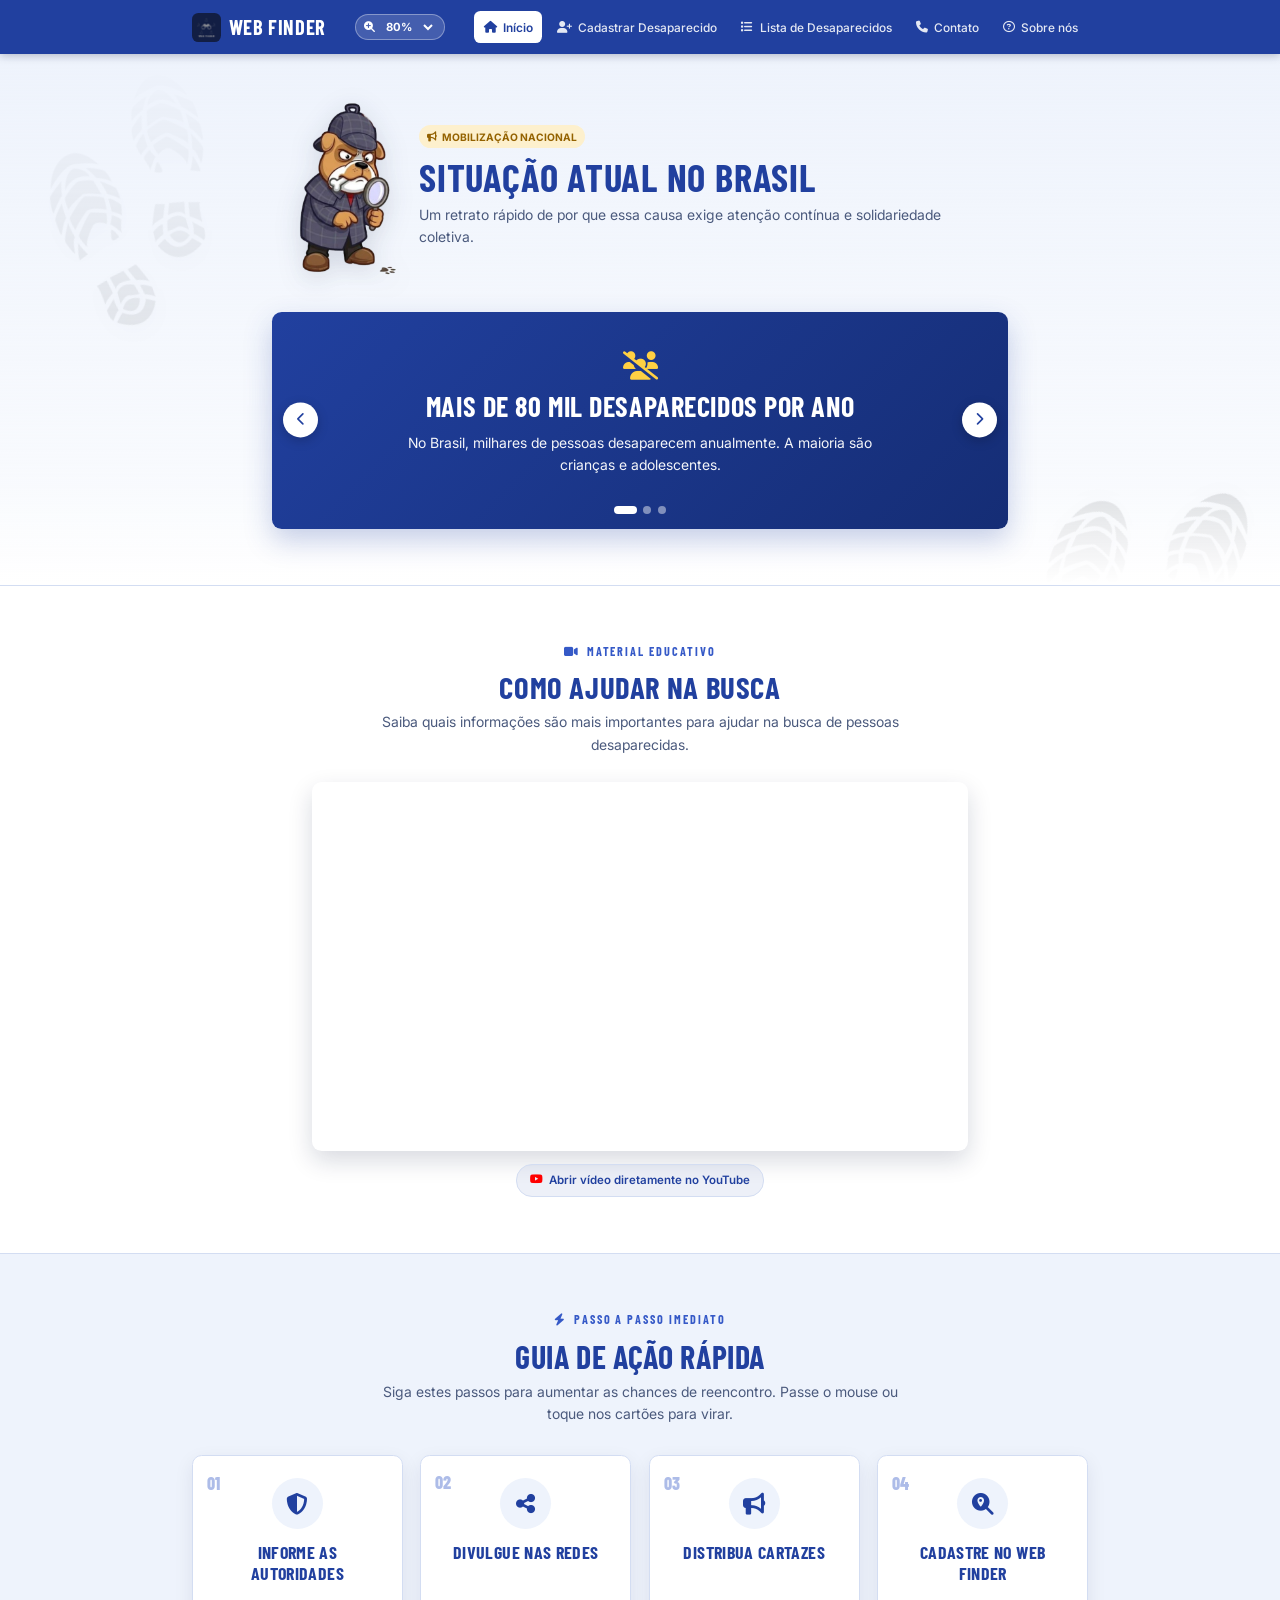
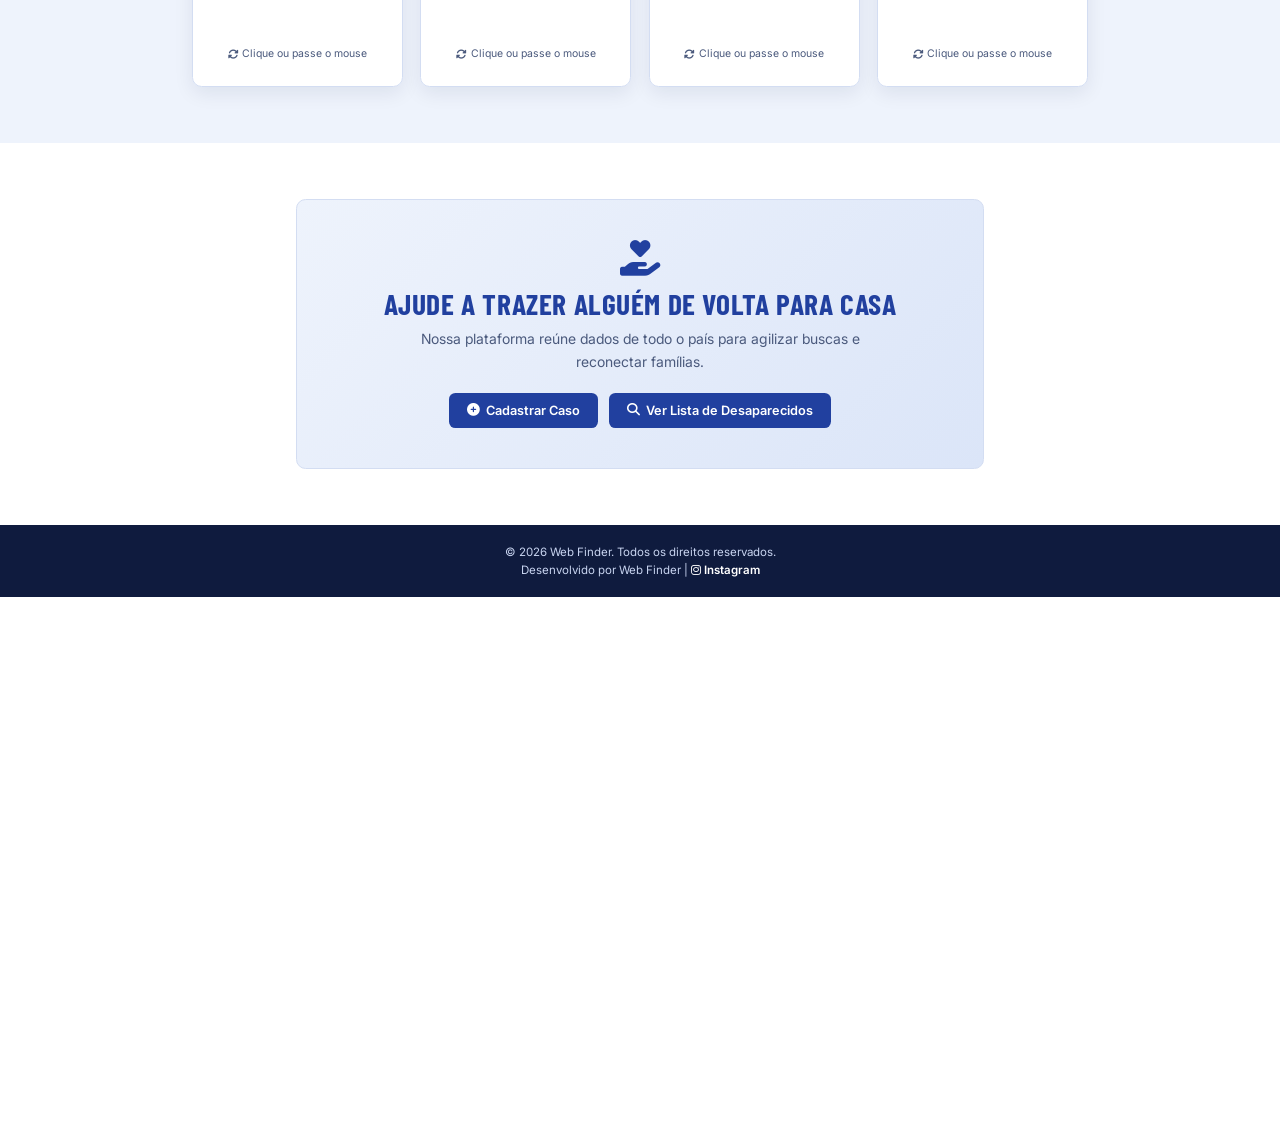
<file: index.html>
<!DOCTYPE html>
<html lang="pt-BR">
<head>
    <meta charset="UTF-8">
    <meta name="viewport" content="width=device-width, initial-scale=1.0">
    <title>Web Finder — Ajude a Encontrar Pessoas Desaparecidas</title>
    <meta name="description" content="Web Finder é uma plataforma para cadastrar e divulgar casos de pessoas desaparecidas no Brasil.">
    <link rel="stylesheet" href="style.css">
    <link rel="preconnect" href="https://fonts.googleapis.com">
    <link rel="preconnect" href="https://fonts.gstatic.com" crossorigin>
    <link href="https://fonts.googleapis.com/css2?family=Barlow+Condensed:wght@600;700;800&family=Inter:wght@400;500;600;700&display=swap" rel="stylesheet">
    <link rel="stylesheet" href="https://cdnjs.cloudflare.com/ajax/libs/font-awesome/6.4.0/css/all.min.css">
    <link rel="icon" href="WEBFINDER.jpg">
</head>
<body>

<!-- Duas pisadas humanas grandes definitivas carimbadas no site -->
<div class="marcas-pisadas-humanas" aria-hidden="true">
    <div class="pisada-humana pisada-1"></div>
    <div class="pisada-humana pisada-2"></div>
</div>

<header>
    <div class="container">
        <a href="index.html" class="brand">
            <img src="WEBFINDER.jpg" alt="Logo Web Finder">Web Finder
        </a>
        
        <div class="header-right">
            <!-- Controle de Zoom do Site -->
            <div class="zoom-box" title="Ajustar tamanho do site">
                <i class="fas fa-search-plus" aria-hidden="true"></i>
                <label for="zoom-select" class="sr-only">Zoom:</label>
                <select id="zoom-select" aria-label="Ajustar escala da tela">
                    <option value="70%">70%</option>
                    <option value="80%" selected>80%</option>
                    <option value="90%">90%</option>
                    <option value="100%">100%</option>
                    <option value="110%">110%</option>
                    <option value="120%">120%</option>
                </select>
            </div>

            <button class="menu-toggle" id="menu-toggle" aria-label="Abrir menu" aria-expanded="false" aria-controls="nav-menu">
                <i class="fas fa-bars"></i>
            </button>
        </div>

        <nav id="nav-menu">
            <ul>
                <li><a href="index.html" class="active" aria-current="page"><i class="fas fa-home"></i> Início</a></li>
                <li><a href="cadastro.html"><i class="fas fa-user-plus"></i> Cadastrar Desaparecido</a></li>
                <li><a href="lista.html"><i class="fas fa-list"></i> Lista de Desaparecidos</a></li>
                <li><a href="contato.html"><i class="fas fa-phone"></i> Contato</a></li>
                <li><a href="sobre.html"><i class="fa-regular fa-circle-question"></i> Sobre nós</a></li>
            </ul>
        </nav>
    </div>
</header>

<main class="main-vertical">
    <!-- Seção 1: Hero Vertical Alongado -->
    <section class="hero hero-vertical">
        <div class="container">
            <div class="hero-intro-box">
                <img src="aufinder1.png" alt="Mascote detetive com lupa" class="mascote-destaque">
                <div class="hero-text">
                    <span class="badge-alerta"><i class="fas fa-bullhorn"></i> Mobilização Nacional</span>
                    <h1>Situação Atual no Brasil</h1>
                    <p>Um retrato rápido de por que essa causa exige atenção contínua e solidariedade coletiva.</p>
                </div>
            </div>

            <!-- Carrossel -->
            <div class="carousel" id="carousel" role="region" aria-roledescription="carrossel" aria-label="Situação atual no Brasil" tabindex="0">
                <div class="carousel-track">
                    <div class="carousel-slide">
                        <i class="fas fa-users-slash icone-slide"></i>
                        <h3>Mais de 80 mil desaparecidos por ano</h3>
                        <p>No Brasil, milhares de pessoas desaparecem anualmente. A maioria são crianças e adolescentes.</p>
                    </div>
                    <div class="carousel-slide">
                        <i class="fas fa-magnifying-glass-location icone-slide"></i>
                        <h3>Ajude na busca</h3>
                        <p>Informações detalhadas aumentam as chances de reencontro. Cadastre fotos e dados importantes.</p>
                    </div>
                    <div class="carousel-slide">
                        <i class="fas fa-stopwatch icone-slide"></i>
                        <h3>Tempo é essencial</h3>
                        <p>Agir rapidamente é crucial. Utilize nossa plataforma para divulgar casos e alcançar mais pessoas.</p>
                    </div>
                </div>
                <button class="carousel-btn prev" type="button" aria-label="Slide anterior"><i class="fas fa-chevron-left"></i></button>
                <button class="carousel-btn next" type="button" aria-label="Próximo slide"><i class="fas fa-chevron-right"></i></button>
                <div class="carousel-dots"></div>
            </div>
        </div>
    </section>

    <!-- Seção 2: Como Ajudar na Busca (Player sem Erro 153) -->
    <section class="secao-vertical secao-video">
        <div class="container text-center">
            <span class="subtitulo-secao"><i class="fas fa-video"></i> Material Educativo</span>
            <h2>Como Ajudar na Busca</h2>
            <p class="lead-vertical">Saiba quais informações são mais importantes para ajudar na busca de pessoas desaparecidas.</p>
            
            <div class="video-wrapper">
                <iframe class="video"
                    src="https://www.youtube.com/embed/4q6k_8BEk0E"
                    title="Guia: como ajudar na busca de pessoas desaparecidas"
                    allow="accelerometer; autoplay; clipboard-write; encrypted-media; gyroscope; picture-in-picture; web-share"
                    allowfullscreen
                    loading="lazy"></iframe>
            </div>

            <div class="video-fallback">
                <a href="https://www.youtube.com/watch?v=4q6k_8BEk0E" target="_blank" rel="noopener noreferrer" class="btn-video-link">
                    <i class="fa-brands fa-youtube"></i> Abrir vídeo diretamente no YouTube
                </a>
            </div>
        </div>
    </section>

    <!-- Seção 3: Guia de Ação Rápida em Flashcards Interativos 3D -->
    <section class="secao-vertical secao-flashcards">
        <div class="container">
            <div class="text-center cabecalho-cards">
                <span class="subtitulo-secao"><i class="fas fa-bolt"></i> Passo a Passo Imediato</span>
                <h2>Guia de Ação Rápida</h2>
                <p class="lead-vertical">Siga estes passos para aumentar as chances de reencontro. Passe o mouse ou toque nos cartões para virar.</p>
            </div>

            <div class="flashcards-grid">
                <!-- Flashcard 1 -->
                <div class="flashcard" tabindex="0" role="button" aria-label="Passo 1: Informe as autoridades. Clique para virar">
                    <div class="flashcard-inner">
                        <div class="flashcard-front">
                            <span class="card-numero">01</span>
                            <div class="card-icon"><i class="fas fa-shield-halved"></i></div>
                            <h3>Informe as Autoridades</h3>
                            <p class="card-hint"><i class="fas fa-rotate"></i> Clique ou passe o mouse</p>
                        </div>
                        <div class="flashcard-back">
                            <span class="card-numero-back">01</span>
                            <h4>Ligue para o 190</h4>
                            <p>Contate a polícia o mais rápido possível e registre o Boletim de Ocorrência.</p>
                            <div class="card-destaque">
                                <i class="fas fa-triangle-exclamation"></i>
                                <span>Não espere 24h! O início das buscas deve ser imediato por lei.</span>
                            </div>
                        </div>
                    </div>
                </div>

                <!-- Flashcard 2 -->
                <div class="flashcard" tabindex="0" role="button" aria-label="Passo 2: Divulgue nas redes sociais. Clique para virar">
                    <div class="flashcard-inner">
                        <div class="flashcard-front">
                            <span class="card-numero">02</span>
                            <div class="card-icon"><i class="fas fa-share-nodes"></i></div>
                            <h3>Divulgue nas Redes</h3>
                            <p class="card-hint"><i class="fas fa-rotate"></i> Clique ou passe o mouse</p>
                        </div>
                        <div class="flashcard-back">
                            <span class="card-numero-back">02</span>
                            <h4>Mobilização Online</h4>
                            <p>Compartilhe fotos recentes, traços físicos marcantes e vestimentas que a pessoa usava.</p>
                            <div class="card-destaque">
                                <i class="fas fa-hashtag"></i>
                                <span>Compartilhe em grupos locais e marque páginas de apoio.</span>
                            </div>
                        </div>
                    </div>
                </div>

                <!-- Flashcard 3 -->
                <div class="flashcard" tabindex="0" role="button" aria-label="Passo 3: Distribua cartazes. Clique para virar">
                    <div class="flashcard-inner">
                        <div class="flashcard-front">
                            <span class="card-numero">03</span>
                            <div class="card-icon"><i class="fas fa-bullhorn"></i></div>
                            <h3>Distribua Cartazes</h3>
                            <p class="card-hint"><i class="fas fa-rotate"></i> Clique ou passe o mouse</p>
                        </div>
                        <div class="flashcard-back">
                            <span class="card-numero-back">03</span>
                            <h4>Pontos Estratégicos</h4>
                            <p>Espalhe cartazes em terminais de ônibus, estações, hospitais, praças e comércios.</p>
                            <div class="card-destaque">
                                <i class="fas fa-map-pin"></i>
                                <span>Concentre-se nos locais próximos de onde a pessoa foi vista por último.</span>
                            </div>
                        </div>
                    </div>
                </div>

                <!-- Flashcard 4 -->
                <div class="flashcard" tabindex="0" role="button" aria-label="Passo 4: Cadastre no Web Finder. Clique para virar">
                    <div class="flashcard-inner">
                        <div class="flashcard-front">
                            <span class="card-numero">04</span>
                            <div class="card-icon"><i class="fas fa-magnifying-glass-location"></i></div>
                            <h3>Cadastre no Web Finder</h3>
                            <p class="card-hint"><i class="fas fa-rotate"></i> Clique ou passe o mouse</p>
                        </div>
                        <div class="flashcard-back">
                            <span class="card-numero-back">04</span>
                            <h4>Multiplique o Alcance</h4>
                            <p>Centralize as informações no banco público do Web Finder para ampliar a visibilidade gratuita.</p>
                            <div class="card-destaque">
                                <i class="fas fa-wand-magic-sparkles"></i>
                                <span>Gere também estimativas de envelhecimento com Inteligência Artificial.</span>
                            </div>
                        </div>
                    </div>
                </div>
            </div>
        </div>
    </section>

    <!-- Seção 4: Banner Alongado -->
    <section class="secao-vertical secao-cta">
        <div class="container text-center">
            <div class="cta-card">
                <i class="fas fa-hand-holding-heart icone-cta"></i>
                <h2>Ajude a Trazer Alguém de Volta para Casa</h2>
                <p>Nossa plataforma reúne dados de todo o país para agilizar buscas e reconectar famílias.</p>
                <div class="cta-botoes">
                    <a href="cadastro.html" class="btn btn-cta"><i class="fas fa-plus-circle"></i> Cadastrar Caso</a>
                    <a href="lista.html" class="btn btn-cta-secundario"><i class="fas fa-search"></i> Ver Lista de Desaparecidos</a>
                </div>
            </div>
        </div>
    </section>
</main>

<footer>
    <p>© 2026 Web Finder. Todos os direitos reservados.</p>
    <p>Desenvolvido por Web Finder | <a href="https://www.instagram.com/web.finder___2025?utm_source=qr&igsh=cWY5eGM1aW0zeXFv" target="_blank" rel="noopener"><i class="fa-brands fa-instagram"></i> Instagram</a></p>
</footer>

<div vw class="enabled"><div vw-access-button class="active"></div><div vw-plugin-wrapper><div class="vw-plugin-top-wrapper"></div></div></div>
<script src="https://vlibras.gov.br/app/vlibras-plugin.js"></script>
<script src="site.js"></script>
</body>
</html>
</file>
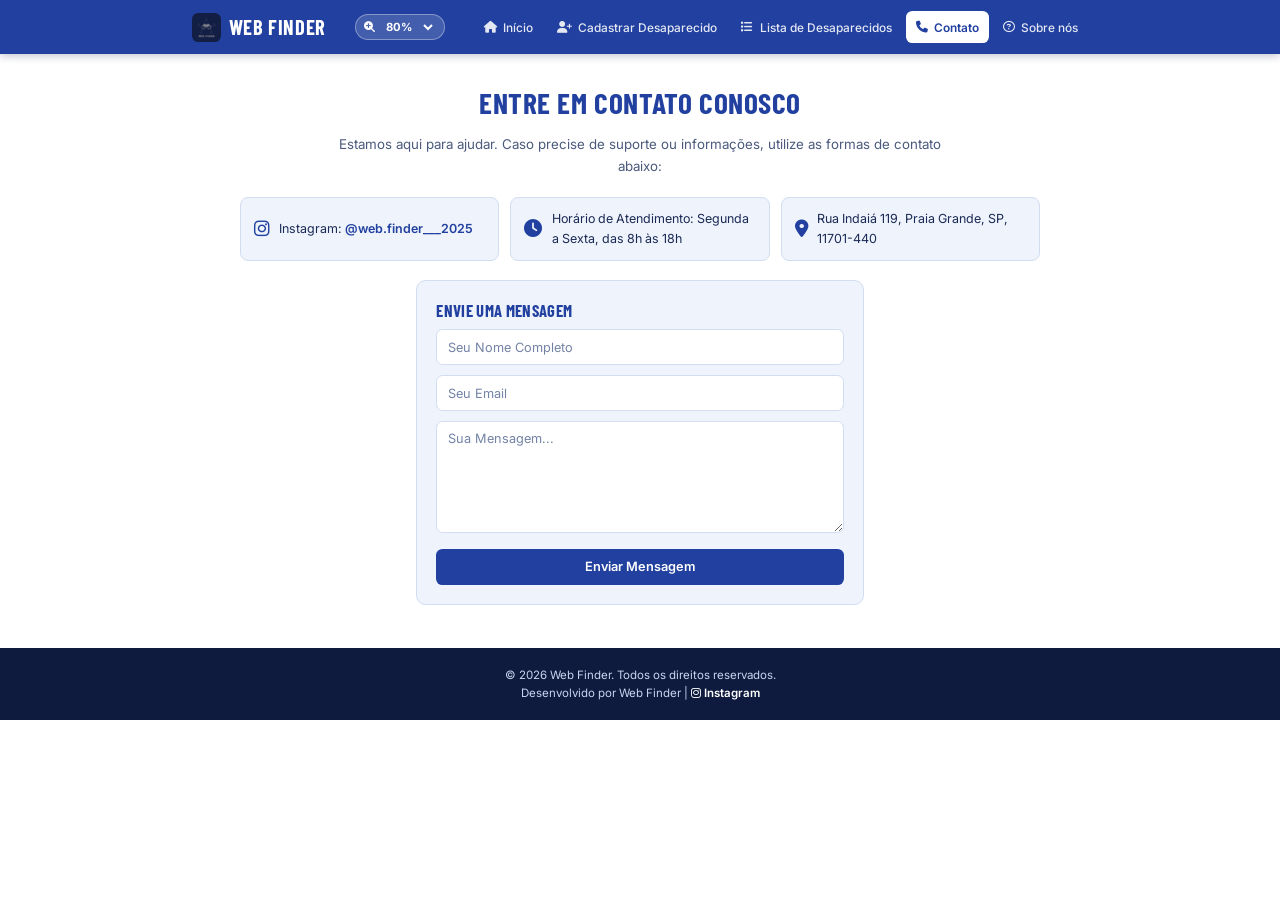
<file: contato.html>
<!DOCTYPE html>
<html lang="pt-BR">

<head>
    <meta charset="UTF-8">
    <meta name="viewport" content="width=device-width, initial-scale=1.0">
    <title>Web Finder — Contato</title>
    <link rel="stylesheet" href="style.css">
    <link rel="preconnect" href="https://fonts.googleapis.com">
    <link rel="preconnect" href="https://fonts.gstatic.com" crossorigin>
    <link href="https://fonts.googleapis.com/css2?family=Barlow+Condensed:wght@600;700;800&family=Inter:wght@400;500;600;700&display=swap" rel="stylesheet">
    <link rel="stylesheet" href="https://cdnjs.cloudflare.com/ajax/libs/font-awesome/6.4.0/css/all.min.css">
    <link rel="icon" href="WEBFINDER.jpg">
</head>

<body>
<header>
    <div class="container">
        <a href="index.html" class="brand">
            <img src="WEBFINDER.jpg" alt="Logo Web Finder">Web Finder
        </a>
        
        <div class="header-right">
            <div class="zoom-box" title="Ajustar tamanho do site">
                <i class="fas fa-search-plus" aria-hidden="true"></i>
                <label for="zoom-select" class="sr-only">Zoom:</label>
                <select id="zoom-select" aria-label="Ajustar escala da tela">
                    <option value="70%">70%</option>
                    <option value="80%" selected>80%</option>
                    <option value="90%">90%</option>
                    <option value="100%">100%</option>
                    <option value="110%">110%</option>
                    <option value="120%">120%</option>
                </select>
            </div>

            <button class="menu-toggle" id="menu-toggle" aria-label="Abrir menu" aria-expanded="false" aria-controls="nav-menu">
                <i class="fas fa-bars"></i>
            </button>
        </div>

        <nav id="nav-menu">
            <ul>
                <li><a href="index.html"><i class="fas fa-home"></i> Início</a></li>
                <li><a href="cadastro.html"><i class="fas fa-user-plus"></i> Cadastrar Desaparecido</a></li>
                <li><a href="lista.html"><i class="fas fa-list"></i> Lista de Desaparecidos</a></li>
                <li><a href="contato.html" class="active" aria-current="page"><i class="fas fa-phone"></i> Contato</a></li>
                <li><a href="sobre.html"><i class="fa-regular fa-circle-question"></i> Sobre nós</a></li>
            </ul>
        </nav>
    </div>
</header>

<main>
    <section id="contato" class="contato">
        <div class="container">
            <h2>Entre em Contato Conosco</h2>
            <p>Estamos aqui para ajudar. Caso precise de suporte ou informações, utilize as formas de contato abaixo:</p>

            <div class="informacoes-contato">
                <div class="info-item">
                    <i class="fa-brands fa-instagram"></i>
                    <p>Instagram: <a href="https://www.instagram.com/web.finder___2025?utm_source=qr&igsh=cWY5eGM1aW0zeXFv" target="_blank" rel="noopener">@web.finder___2025</a></p>
                </div>
                <div class="info-item">
                    <i class="fas fa-clock"></i>
                    <p>Horário de Atendimento: Segunda a Sexta, das 8h às 18h</p>
                </div>
                <div class="info-item">
                    <i class="fas fa-map-marker-alt"></i>
                    <p>Rua Indaiá 119, Praia Grande, SP, 11701-440</p>
                </div>
            </div>

            <form>
                <h3>Envie uma Mensagem</h3>
                <div class="form-group">
                    <input type="text" name="nome" placeholder="Seu Nome Completo" required>
                </div>
                <div class="form-group">
                    <input type="email" name="email" placeholder="Seu Email" required>
                </div>
                <div class="form-group">
                    <textarea name="mensagem" placeholder="Sua Mensagem..." required></textarea>
                </div>
                <button type="submit" class="btn-enviar">Enviar Mensagem</button>
            </form>
        </div>
    </section>
</main>

<footer>
    <p>© 2026 Web Finder. Todos os direitos reservados.</p>
    <p>Desenvolvido por Web Finder | <a href="https://www.instagram.com/web.finder___2025?utm_source=qr&igsh=cWY5eGM1aW0zeXFv" target="_blank" rel="noopener"><i class="fa-brands fa-instagram"></i> Instagram</a></p>
</footer>

<div vw class="enabled"><div vw-access-button class="active"></div><div vw-plugin-wrapper><div class="vw-plugin-top-wrapper"></div></div></div>
<script src="https://vlibras.gov.br/app/vlibras-plugin.js"></script>
<script src="site.js"></script>
</body>
</html>
</file>
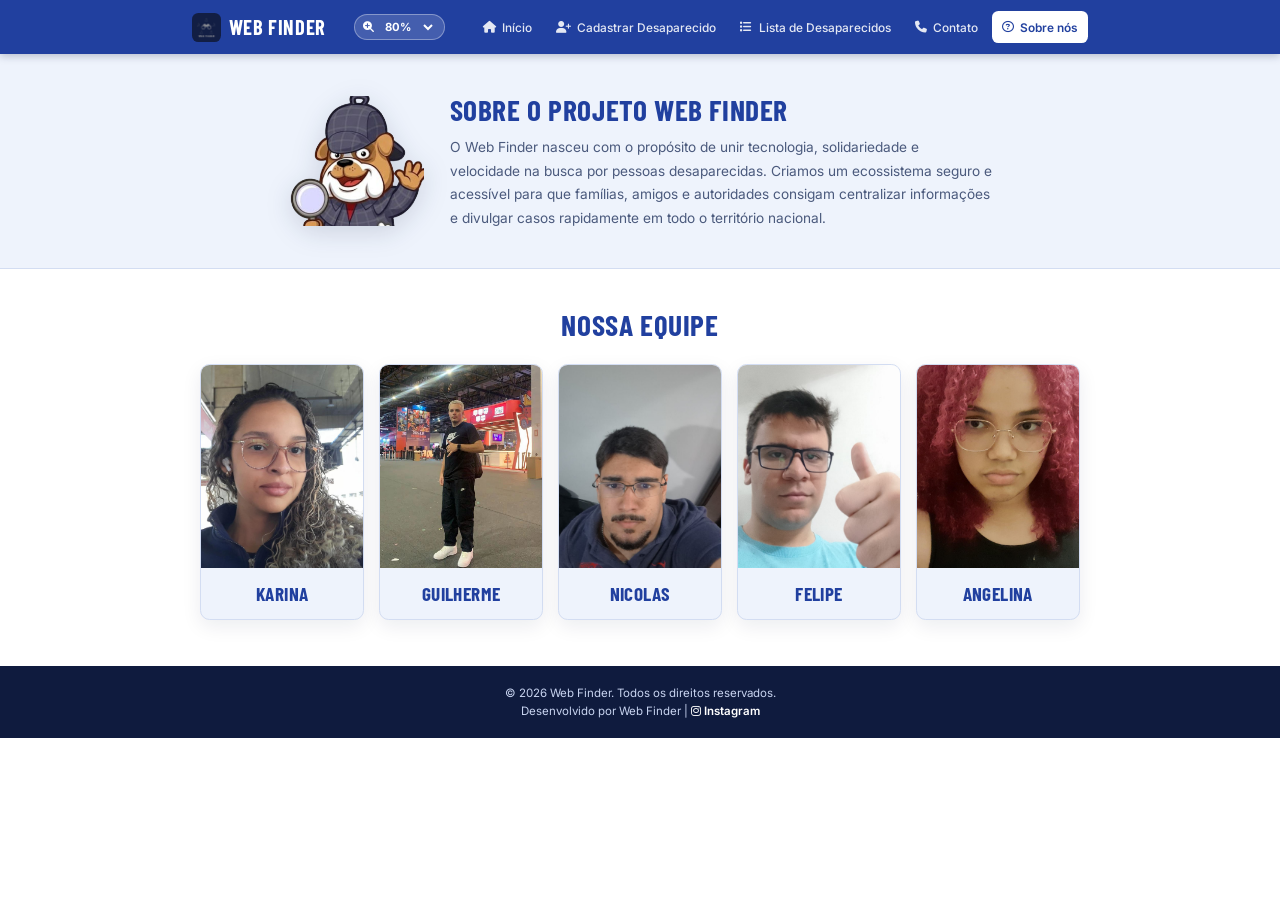
<file: sobre.html>
<!DOCTYPE html>
<html lang="pt-BR">

<head>
    <meta charset="UTF-8">
    <meta name="viewport" content="width=device-width, initial-scale=1.0">
    <title>Web Finder — Sobre Nós</title>
    <link rel="stylesheet" href="style.css">
    <link rel="preconnect" href="https://fonts.googleapis.com">
    <link rel="preconnect" href="https://fonts.gstatic.com" crossorigin>
    <link href="https://fonts.googleapis.com/css2?family=Barlow+Condensed:wght@600;700;800&family=Inter:wght@400;500;600;700&display=swap" rel="stylesheet">
    <link rel="stylesheet" href="https://cdnjs.cloudflare.com/ajax/libs/font-awesome/6.4.0/css/all.min.css">
    <link rel="icon" href="WEBFINDER.jpg">
</head>

<body>
<header>
    <div class="container">
        <a href="index.html" class="brand">
            <img src="WEBFINDER.jpg" alt="Logo Web Finder">Web Finder
        </a>
        
        <div class="header-right">
            <div class="zoom-box" title="Ajustar tamanho do site">
                <i class="fas fa-search-plus" aria-hidden="true"></i>
                <label for="zoom-select" class="sr-only">Zoom:</label>
                <select id="zoom-select" aria-label="Ajustar escala da tela">
                    <option value="70%">70%</option>
                    <option value="80%" selected>80%</option>
                    <option value="90%">90%</option>
                    <option value="100%">100%</option>
                    <option value="110%">110%</option>
                    <option value="120%">120%</option>
                </select>
            </div>

            <button class="menu-toggle" id="menu-toggle" aria-label="Abrir menu" aria-expanded="false" aria-controls="nav-menu">
                <i class="fas fa-bars"></i>
            </button>
        </div>

        <nav id="nav-menu">
            <ul>
                <li><a href="index.html"><i class="fas fa-home"></i> Início</a></li>
                <li><a href="cadastro.html"><i class="fas fa-user-plus"></i> Cadastrar Desaparecido</a></li>
                <li><a href="lista.html"><i class="fas fa-list"></i> Lista de Desaparecidos</a></li>
                <li><a href="contato.html"><i class="fas fa-phone"></i> Contato</a></li>
                <li><a href="sobre.html" class="active" aria-current="page"><i class="fa-regular fa-circle-question"></i> Sobre nós</a></li>
            </ul>
        </nav>
    </div>
</header>

<main>
    <!-- Seção do Projeto com o Mascote AuFinder (aufinder2.png) -->
    <section class="sobre-projeto">
        <div class="container">
            <div class="mascote-sobre-box">
                <img src="aufinder2.png" alt="AuFinder detetive acenando com a lupa" class="aufinder-mascote-img">
                <div class="mascote-sobre-texto">
                    <h2>Sobre o Projeto Web Finder</h2>
                    <p>O Web Finder nasceu com o propósito de unir tecnologia, solidariedade e velocidade na busca por pessoas desaparecidas. Criamos um ecossistema seguro e acessível para que famílias, amigos e autoridades consigam centralizar informações e divulgar casos rapidamente em todo o território nacional.</p>
                </div>
            </div>
        </div>
    </section>

    <section class="equipe" aria-labelledby="equipe-titulo">
        <div class="container">
            <h2 id="equipe-titulo">Nossa Equipe</h2>
            <div class="cards-container equipe-grid">
                <article class="card equipe-card">
                    <img src="karina.jpg" alt="Foto de Karina" class="equipe-foto equipe-foto-karina" loading="lazy" decoding="async">
                    <div class="text-container">
                        <h3>Karina</h3>
                    </div>
                </article>
                <article class="card equipe-card">
                    <img src="gui.jpg" alt="Foto de Guilherme" class="equipe-foto equipe-foto-gui" loading="lazy" decoding="async">
                    <div class="text-container">
                        <h3>Guilherme</h3>
                    </div>
                </article>
                <article class="card equipe-card">
                    <img src="nicolas.jpg" alt="Foto de Nicolas" class="equipe-foto equipe-foto-nicolas" loading="lazy" decoding="async">
                    <div class="text-container">
                        <h3>Nicolas</h3>
                    </div>
                </article>
                <article class="card equipe-card">
                    <img src="felipe.jpg" alt="Foto de Felipe" class="equipe-foto equipe-foto-felipe" loading="lazy" decoding="async">
                    <div class="text-container">
                        <h3>Felipe</h3>
                    </div>
                </article>
                <article class="card equipe-card">
                    <img src="angelina.jpg" alt="Foto de Angelina" class="equipe-foto equipe-foto-angelina" loading="lazy" decoding="async">
                    <div class="text-container">
                        <h3>Angelina</h3>
                    </div>
                </article>
            </div>
        </div>
    </section>

</main>

<footer>
    <p>© 2026 Web Finder. Todos os direitos reservados.</p>
    <p>Desenvolvido por Web Finder | <a href="https://www.instagram.com/web.finder___2025?utm_source=qr&igsh=cWY5eGM1aW0zeXFv" target="_blank" rel="noopener"><i class="fa-brands fa-instagram"></i> Instagram</a></p>
</footer>

<div vw class="enabled"><div vw-access-button class="active"></div><div vw-plugin-wrapper><div class="vw-plugin-top-wrapper"></div></div></div>
<script src="https://vlibras.gov.br/app/vlibras-plugin.js"></script>
<script src="site.js"></script>
</body>
</html>
</file>
<file: style.css>
/* ==========================================================================
   Web Finder — Folha de Estilo Unificada
   ========================================================================== */
:root {
  --navy: #0f1b3e;
  --blue: #21409f;
  --blue-2: #3559c7;
  --sky: #eef3fc;
  --sky-2: #dbe5f8;
  --text: #1b2a55;
  --muted: #4b5a7d;
  --line: #d3ddf2;
  --r: 12px;
  --display: 'Barlow Condensed', 'Arial Narrow', sans-serif;
  --body: 'Inter', 'Segoe UI', Arial, sans-serif;
}

* {
  margin: 0;
  padding: 0;
  box-sizing: border-box;
}

html {
  scroll-behavior: smooth;
}

body {
  font-family: var(--body);
  background: #ffffff;
  color: var(--text);
  line-height: 1.6;
  min-height: 100vh;
  display: flex;
  flex-direction: column;
  position: relative;
  overflow-x: hidden;
}

main {
  flex: 1;
  position: relative;
  z-index: 1;
}

a {
  color: inherit;
  text-decoration: none;
}

img {
  max-width: 100%;
}

:focus-visible {
  outline: 3px solid #f5b301;
  outline-offset: 2px;
}

.container {
  width: 92%;
  max-width: 1120px;
  margin: auto;
}

h1, h2, h3, h4 {
  font-family: var(--display);
  text-transform: uppercase;
  letter-spacing: .02em;
  line-height: 1.15;
}

.sr-only {
  position: absolute;
  width: 1px;
  height: 1px;
  padding: 0;
  margin: -1px;
  overflow: hidden;
  clip: rect(0, 0, 0, 0);
  border: 0;
}

/* ==========================================================================
   PEGADAS HUMANAS DEFINITIVAS NO SITE (pegadas1.webp)
   ========================================================================== */
.marcas-pisadas-humanas {
  position: fixed;
  inset: 0;
  pointer-events: none;
  z-index: 0;
  overflow: hidden;
}

.pisada-humana {
  position: absolute;
  background-image: url('pegadas1.webp');
  background-repeat: no-repeat;
  background-size: contain;
  filter: contrast(120%) drop-shadow(0 8px 16px rgba(15, 27, 62, 0.25));
  opacity: 0.28;
}

.pisada-1 {
  width: 320px;
  height: 480px;
  top: 8%;
  left: 2%;
  transform: rotate(-16deg);
}

.pisada-2 {
  width: 340px;
  height: 500px;
  bottom: 6%;
  right: 3%;
  transform: rotate(24deg);
}

@media (max-width: 768px) {
  .pisada-1 {
    width: 180px;
    height: 280px;
    top: 5%;
    left: -20px;
  }
  .pisada-2 {
    width: 200px;
    height: 300px;
    bottom: 5%;
    right: -20px;
  }
}

/* ==========================================================================
   Cabeçalho
   ========================================================================== */
header {
  background: var(--blue);
  position: sticky;
  top: 0;
  z-index: 100;
  padding: 14px 0;
  box-shadow: 0 2px 10px rgba(15, 27, 62, .25);
}

header .container {
  display: flex;
  align-items: center;
  justify-content: space-between;
}

.brand {
  display: flex;
  align-items: center;
  gap: 10px;
  color: #fff;
  font: 700 1.6rem var(--display);
  text-transform: uppercase;
  letter-spacing: .03em;
}

.brand img {
  width: 36px;
  height: 36px;
  border-radius: 8px;
  object-fit: cover;
}

.header-right {
  display: flex;
  align-items: center;
  gap: 12px;
}

.zoom-box {
  display: flex;
  align-items: center;
  gap: 6px;
  background: rgba(255, 255, 255, 0.16);
  border: 1px solid rgba(255, 255, 255, 0.35);
  border-radius: 20px;
  padding: 4px 10px;
  color: #ffffff;
}

.zoom-box i {
  font-size: 0.85rem;
}

.zoom-box select {
  background: transparent;
  color: #ffffff;
  border: 0;
  font-size: 0.88rem;
  font-weight: 700;
  cursor: pointer;
  outline: none;
  padding: 2px 4px;
}

.zoom-box select option {
  background: var(--navy);
  color: #ffffff;
}

nav ul {
  list-style: none;
  display: flex;
  gap: 6px;
  flex-wrap: wrap;
}

nav a {
  display: flex;
  align-items: center;
  gap: 8px;
  color: rgba(255, 255, 255, .88);
  font-size: .93rem;
  font-weight: 500;
  padding: 8px 12px;
  border-radius: 8px;
  transition: background .2s, color .2s;
}

nav a:hover {
  background: rgba(255, 255, 255, .15);
  color: #fff;
}

nav a.active {
  background: #fff;
  color: var(--blue);
  font-weight: 600;
}

.menu-toggle {
  display: none;
  background: none;
  border: 0;
  color: #fff;
  font-size: 1.5rem;
  cursor: pointer;
}

/* ==========================================================================
   LAYOUT VERTICALIZADO DO INDEX
   ========================================================================== */
.main-vertical {
  display: flex;
  flex-direction: column;
}

.secao-vertical {
  padding: 70px 0;
  position: relative;
}

.text-center {
  text-align: center;
}

.subtitulo-secao {
  display: inline-flex;
  align-items: center;
  gap: 8px;
  font-family: var(--display);
  font-size: 0.95rem;
  letter-spacing: 0.16em;
  text-transform: uppercase;
  color: var(--blue-2);
  margin-bottom: 10px;
  font-weight: 700;
}

.lead-vertical {
  color: var(--muted);
  font-size: 1.1rem;
  max-width: 680px;
  margin: 8px auto 32px;
}

.hero-vertical {
  background: linear-gradient(180deg, var(--sky) 0%, rgba(238, 243, 252, 0.4) 80%, #ffffff 100%);
  padding: 50px 0 70px;
}

.hero-intro-box {
  display: flex;
  align-items: center;
  justify-content: center;
  gap: 24px;
  max-width: 860px;
  margin: 0 auto 40px;
  text-align: left;
}

.mascote-destaque {
  width: 130px;
  filter: drop-shadow(0 8px 16px rgba(15, 27, 62, 0.15));
  animation: flutuarMascote 4s ease-in-out infinite alternate;
}

@keyframes flutuarMascote {
  from { transform: translateY(0); }
  to { transform: translateY(-8px); }
}

.badge-alerta {
  display: inline-flex;
  align-items: center;
  gap: 6px;
  background: #fdf0cd;
  color: #946200;
  font-size: 0.8rem;
  font-weight: 700;
  text-transform: uppercase;
  padding: 4px 10px;
  border-radius: 20px;
  margin-bottom: 8px;
}

.hero-text h1 {
  font-size: 3rem;
  color: var(--blue);
  margin-bottom: 6px;
}

.hero-text p {
  color: var(--muted);
  font-size: 1.1rem;
}

/* Carrossel */
.carousel {
  position: relative;
  background: linear-gradient(135deg, var(--blue) 0%, #152d75 100%);
  color: #fff;
  border-radius: var(--r);
  overflow: hidden;
  box-shadow: 0 14px 34px rgba(33, 64, 159, .25);
  max-width: 920px;
  margin: 0 auto;
}

.carousel-track {
  display: flex;
  transition: transform .45s ease;
}

.carousel-slide {
  flex: 0 0 100%;
  padding: 50px 70px 65px;
  text-align: center;
  min-height: 260px;
  display: flex;
  flex-direction: column;
  align-items: center;
  justify-content: center;
}

.icone-slide {
  font-size: 2.2rem;
  color: #ffd043;
  margin-bottom: 12px;
}

.carousel-slide h3 {
  font-size: 2.2rem;
  margin-bottom: 12px;
}

.carousel-slide p {
  opacity: .95;
  font-size: 1.1rem;
  max-width: 600px;
}

.carousel-btn {
  position: absolute;
  top: 50%;
  transform: translateY(-50%);
  width: 44px;
  height: 44px;
  border-radius: 50%;
  border: 0;
  background: #fff;
  color: var(--blue);
  font-size: 1.05rem;
  cursor: pointer;
  box-shadow: 0 4px 14px rgba(0,0,0,0.2);
  transition: transform .15s, background .15s;
}

.carousel-btn:hover {
  transform: translateY(-50%) scale(1.1);
}

.carousel-btn.prev { left: 14px; }
.carousel-btn.next { right: 14px; }

.carousel-dots {
  position: absolute;
  bottom: 18px;
  left: 0;
  right: 0;
  display: flex;
  justify-content: center;
  gap: 8px;
}

.carousel-dots button {
  width: 10px;
  height: 10px;
  border-radius: 5px;
  border: 0;
  background: rgba(255, 255, 255, .45);
  cursor: pointer;
  transition: width .25s, background .25s;
}

.carousel-dots button.active {
  width: 28px;
  background: #fff;
}

/* ==========================================================================
   VÍDEO
   ========================================================================== */
.secao-video {
  background: #ffffff;
  border-top: 1px solid var(--line);
  border-bottom: 1px solid var(--line);
}

.secao-video h2 {
  font-size: 2.4rem;
  color: var(--blue);
}

.video-wrapper {
  max-width: 820px;
  margin: 0 auto;
}

.video {
  width: 100%;
  aspect-ratio: 16 / 9;
  border: 0;
  border-radius: var(--r);
  box-shadow: 0 12px 30px rgba(15, 27, 62, 0.16);
  display: block;
}

.video-fallback {
  margin-top: 16px;
}

.btn-video-link {
  display: inline-flex;
  align-items: center;
  gap: 8px;
  background: rgba(33, 64, 159, 0.08);
  color: var(--blue);
  border: 1px solid var(--line);
  padding: 8px 16px;
  border-radius: 20px;
  font-size: 0.9rem;
  font-weight: 600;
  transition: all 0.2s ease;
}

.btn-video-link:hover {
  background: var(--blue);
  color: #ffffff;
  transform: translateY(-2px);
}

.btn-video-link i {
  color: #ff0000;
}

.btn-video-link:hover i {
  color: #ffffff;
}

/* ==========================================================================
   FLASHCARDS INTERATIVOS 3D
   ========================================================================== */
.secao-flashcards {
  background: var(--sky);
}

.secao-flashcards h2 {
  font-size: 2.5rem;
  color: var(--blue);
}

.flashcards-grid {
  display: grid;
  grid-template-columns: repeat(auto-fit, minmax(240px, 1fr));
  gap: 22px;
  margin-top: 36px;
}

.flashcard {
  background: transparent;
  perspective: 1000px;
  min-height: 290px;
  cursor: pointer;
}

.flashcard:focus {
  outline: none;
}

.flashcard:focus .flashcard-inner {
  box-shadow: 0 0 0 3px #f5b301;
}

.flashcard-inner {
  position: relative;
  width: 100%;
  height: 100%;
  text-align: center;
  transition: transform 0.65s cubic-bezier(0.4, 0.2, 0.2, 1);
  transform-style: preserve-3d;
  border-radius: var(--r);
  box-shadow: 0 8px 24px rgba(15, 27, 62, 0.08);
}

.flashcard:hover .flashcard-inner,
.flashcard.flipped .flashcard-inner {
  transform: rotateY(180deg);
}

.flashcard-front,
.flashcard-back {
  position: absolute;
  inset: 0;
  width: 100%;
  height: 100%;
  -webkit-backface-visibility: hidden;
  backface-visibility: hidden;
  border-radius: var(--r);
  padding: 28px 22px;
  display: flex;
  flex-direction: column;
  align-items: center;
  justify-content: center;
  box-sizing: border-box;
}

.flashcard-front {
  background: #ffffff;
  border: 1px solid var(--line);
  color: var(--text);
}

.card-numero {
  position: absolute;
  top: 16px;
  left: 18px;
  font-family: var(--display);
  font-size: 1.4rem;
  font-weight: 800;
  color: var(--blue-2);
  opacity: 0.4;
}

.card-icon {
  width: 64px;
  height: 64px;
  background: var(--sky);
  color: var(--blue);
  border-radius: 50%;
  display: grid;
  place-items: center;
  font-size: 1.7rem;
  margin-bottom: 16px;
  transition: transform 0.3s ease;
}

.flashcard:hover .card-icon {
  transform: scale(1.1);
}

.flashcard-front h3 {
  font-size: 1.4rem;
  color: var(--blue);
  margin-bottom: 10px;
}

.card-hint {
  font-size: 0.82rem;
  color: var(--muted);
  display: flex;
  align-items: center;
  gap: 6px;
  margin-top: auto;
}

.flashcard-back {
  background: linear-gradient(145deg, var(--blue) 0%, var(--navy) 100%);
  color: #ffffff;
  transform: rotateY(180deg);
  text-align: left;
  align-items: flex-start;
  justify-content: space-between;
}

.card-numero-back {
  font-family: var(--display);
  font-size: 1.15rem;
  font-weight: 800;
  color: #ffd043;
}

.flashcard-back h4 {
  font-size: 1.25rem;
  color: #ffffff;
  margin-top: 4px;
}

.flashcard-back p {
  font-size: 0.95rem;
  opacity: 0.95;
  line-height: 1.5;
}

.card-destaque {
  background: rgba(255, 255, 255, 0.12);
  border-left: 3px solid #ffd043;
  padding: 8px 10px;
  border-radius: 4px;
  font-size: 0.82rem;
  display: flex;
  gap: 8px;
  align-items: center;
  margin-top: 8px;
}

.card-destaque i {
  color: #ffd043;
  flex-shrink: 0;
}

/* Seção 4: Banner CTA */
.secao-cta {
  background: #ffffff;
}

.cta-card {
  background: linear-gradient(135deg, var(--sky) 0%, var(--sky-2) 100%);
  border: 1px solid var(--line);
  border-radius: var(--r);
  padding: 50px 24px;
  max-width: 860px;
  margin: 0 auto;
}

.icone-cta {
  font-size: 2.8rem;
  color: var(--blue);
  margin-bottom: 14px;
}

.cta-card h2 {
  font-size: 2.3rem;
  color: var(--blue);
  margin-bottom: 10px;
}

.cta-card p {
  color: var(--muted);
  font-size: 1.1rem;
  max-width: 600px;
  margin: 0 auto 24px;
}

.cta-botoes {
  display: flex;
  justify-content: center;
  gap: 14px;
  flex-wrap: wrap;
}

.btn-cta {
  background: var(--blue);
  color: #fff;
  padding: 13px 26px;
  font-size: 1.05rem;
  border-radius: 8px;
  font-weight: 600;
  display: inline-flex;
  align-items: center;
  gap: 8px;
}

.btn-cta-secundario {
  background: #ffffff;
  color: var(--blue);
  border: 2px solid var(--blue);
  padding: 11px 24px;
  font-size: 1.05rem;
  border-radius: 8px;
  font-weight: 600;
  display: inline-flex;
  align-items: center;
  gap: 8px;
}

.btn-cta:hover {
  background: var(--navy);
  transform: translateY(-2px);
}

.btn-cta-secundario:hover {
  background: var(--sky);
  transform: translateY(-2px);
}

/* ==========================================================================
   SOBRE NÓS & EQUIPE
   ========================================================================== */
.sobre-projeto h2, .equipe h2 {
  font-size: 2.3rem;
  color: var(--blue);
  text-align: center;
  margin-bottom: 18px;
}

.sobre-projeto, .equipe {
  padding: 48px 16px;
}

.sobre-projeto {
  background: var(--sky);
  border-bottom: 1px solid var(--line);
}

.mascote-sobre-box {
  display: flex;
  align-items: center;
  justify-content: center;
  gap: 32px;
  max-width: 880px;
  margin: 0 auto;
}

.aufinder-mascote-img {
  width: 170px;
  height: auto;
  flex-shrink: 0;
  filter: drop-shadow(0 8px 16px rgba(15, 27, 62, 0.15));
  animation: flutuarMascote 3.5s ease-in-out infinite alternate;
}

.mascote-sobre-texto {
  text-align: left;
}

.mascote-sobre-texto h2 {
  text-align: left;
  margin-bottom: 12px;
}

.mascote-sobre-texto p {
  color: var(--muted);
  font-size: 1.08rem;
  line-height: 1.7;
}

.equipe .equipe-grid {
  display: grid;
  gap: 18px;
  grid-template-columns: repeat(5, minmax(0, 1fr));
}

.equipe .equipe-card {
  width: 100%;
  min-width: 0;
}

.equipe .equipe-card .equipe-foto {
  aspect-ratio: 4 / 5;
  height: auto;
  object-fit: cover;
}

.equipe .equipe-foto-nicolas,
.equipe .equipe-foto-felipe {
  object-position: center 70%;
}

.equipe .equipe-card .text-container {
  padding: 18px 12px;
  text-align: center;
}

@media (max-width: 1000px) {
  .equipe .equipe-grid {
    grid-template-columns: repeat(3, minmax(0, 1fr));
  }
}

@media (max-width: 640px) {
  .equipe .equipe-grid {
    grid-template-columns: repeat(2, minmax(0, 1fr));
  }
}

@media (max-width: 400px) {
  .equipe .equipe-grid {
    grid-template-columns: minmax(0, 1fr);
    max-width: 300px;
  }
}

.equipe .card {
  display: flex;
  flex-direction: column;
  align-items: center;
  max-width: 620px;
  margin: 0 auto;
  background: var(--sky);
  border: 1px solid var(--line);
  border-radius: var(--r);
  overflow: hidden;
  box-shadow: 0 8px 24px rgba(15, 27, 62, .08);
  transition: transform .2s ease, box-shadow .2s ease;
}

.equipe .card:hover {
  transform: translateY(-4px);
  box-shadow: 0 12px 30px rgba(15, 27, 62, .14);
}

.equipe .card img {
  width: 100%;
  height: auto;
  max-width: 100%;
  object-fit: contain;
  display: block;
}

.equipe .text-container {
  padding: 24px 28px;
  width: 100%;
  text-align: left;
}

.equipe .card h3 {
  font-size: 1.5rem;
  color: var(--blue);
}

.equipe .card p {
  color: var(--muted);
  margin-top: 8px;
  font-size: 1rem;
  line-height: 1.6;
}

/* ==========================================================================
   Demais Páginas (Cadastro, Lista, Contato)
   ========================================================================== */
.cadastro h2, .desaparecidos h2, .contato h2 {
  font-size: 2.3rem;
  color: var(--blue);
  text-align: center;
  margin-bottom: 18px;
}

.cadastro, .desaparecidos, .contato {
  padding: 40px 16px;
}

.contato > .container > p {
  max-width: 760px;
  margin: 0 auto 24px;
  text-align: center;
  color: var(--muted);
  font-size: 1.05rem;
}

.cadastro form, .contato form {
  max-width: 560px;
  margin: auto;
  display: flex;
  flex-direction: column;
  gap: 12px;
  background: var(--sky);
  border: 1px solid var(--line);
  border-radius: var(--r);
  padding: 24px;
  text-align: left;
}

.contato form h3 {
  font-size: 1.3rem;
  color: var(--blue);
}

label {
  font-size: .88rem;
  font-weight: 600;
  color: var(--blue);
  margin-bottom: -6px;
}

input, textarea, select {
  width: 100%;
  padding: 12px 14px;
  font: 1rem var(--body);
  background: #fff;
  color: var(--text);
  border: 1px solid var(--line);
  border-radius: 8px;
  margin: 0;
}

input[type=file] { padding: 9px; }
textarea { height: 96px; resize: vertical; }
.contato textarea { height: 140px; }

input:focus, textarea:focus, select:focus {
  outline: none;
  border-color: var(--blue);
  box-shadow: 0 0 0 3px rgba(33, 64, 159, .15);
}

::placeholder { color: #7383a6; }

.btn, button[type=submit], .btn-enviar, #verListaBtn, #gerar-projecao-btn, .search-container button, .modal button {
  background: var(--blue);
  color: #fff;
  border: 0;
  border-radius: 8px;
  padding: 13px 22px;
  font: 600 1rem var(--body);
  cursor: pointer;
  transition: background .2s, transform .15s;
}

.btn:hover, button[type=submit]:hover, .btn-enviar:hover, #verListaBtn:hover, #gerar-projecao-btn:hover, .search-container button:hover {
  background: var(--navy);
  transform: translateY(-2px);
}

#preview {
  display: none;
  max-width: 150px;
  max-height: 150px;
  border-radius: 10px;
  align-self: center;
}

/* Projeção IA */
.ia-projecao {
  background: #fff;
  border: 1px dashed var(--blue-2);
  border-radius: var(--r);
  padding: 16px;
}

.ia-projecao-head {
  display: flex;
  gap: 12px;
  margin-bottom: 12px;
}

.ia-projecao-head i {
  font-size: 1.3rem;
  color: var(--blue);
  margin-top: 4px;
}

.ia-projecao-head strong {
  display: block;
  font: 700 1.1rem var(--display);
  text-transform: uppercase;
  color: var(--blue);
}

.ia-projecao-head p, .projecao-aviso, .projecao-loading {
  font-size: .88rem;
  color: var(--muted);
}

.ia-projecao-row {
  display: flex;
  gap: 10px;
  margin-top: 8px;
}

.ia-projecao-row input { width: 90px; }
#gerar-projecao-btn {
  flex: 1;
  display: inline-flex;
  align-items: center;
  justify-content: center;
  gap: 8px;
}

.projecao-loading {
  display: flex;
  gap: 10px;
  align-items: center;
  margin-top: 12px;
}

.projecao-resultado { margin-top: 14px; }
.projecao-compare {
  display: grid;
  grid-template-columns: 1fr 1fr;
  gap: 14px;
  text-align: center;
}

.projecao-item span {
  display: block;
  font-size: .8rem;
  font-weight: 600;
  color: var(--muted);
  margin-bottom: 6px;
}

.projecao-item img {
  width: 100%;
  aspect-ratio: 1;
  object-fit: cover;
  border-radius: 10px;
  border: 1px solid var(--line);
}

.projecao-aviso { margin-top: 10px; }
.projecao-aviso i { color: var(--blue); }

/* ==========================================================================
   Lista de Desaparecidos
   ========================================================================== */
.desaparecidos {
  text-align: center;
  padding: 50px 20px;
}

.search-container {
  margin-bottom: 40px;
  display: flex;
  justify-content: center;
  flex-wrap: wrap;
  gap: 10px;
}

#searchInput,
#locationFilter {
  padding: 12px 16px;
  background: #FFFFFF;
  border: 1px solid var(--line);
  border-radius: 8px;
  color: #333;
  font-size: 1rem;
  box-shadow: 0 2px 5px rgba(0,0,0,0.03);
}

#searchInput {
  width: 320px;
  max-width: 100%;
}

#searchInput::placeholder {
  color: var(--muted);
}

#searchInput:focus,
#locationFilter:focus {
  outline: none;
  border-color: var(--blue);
  box-shadow: 0 0 0 3px rgba(33, 64, 159, 0.15);
}

.cards-container {
  display: grid;
  grid-template-columns: repeat(auto-fill, minmax(260px, 1fr));
  gap: 25px;
  max-width: 1200px;
  margin: 0 auto;
  padding: 10px;
}

.card-desaparecido {
  background: #FFFFFF;
  border: 1px solid var(--line);
  border-radius: 12px;
  overflow: hidden;
  text-align: left;
  transition: transform 0.25s ease, box-shadow 0.25s ease;
  box-shadow: 0 4px 15px rgba(0, 0, 0, 0.05);
  display: flex;
  flex-direction: column;
}

.card-desaparecido:hover {
  transform: translateY(-6px);
  box-shadow: 0 12px 25px rgba(33, 64, 159, 0.12);
  border-color: rgba(33, 64, 159, 0.3);
}

.card-desaparecido img {
  width: 100%;
  height: 220px;
  object-fit: cover;
  border-bottom: 1px solid var(--line);
}

.card-desaparecido > div {
  padding: 18px;
  display: flex;
  flex-direction: column;
  flex: 1;
}

.card-desaparecido h3 {
  margin: 0 0 8px 0;
  font-size: 1.2rem;
  font-family: var(--display);
  color: var(--blue);
  letter-spacing: 0.01em;
}

.card-desaparecido p {
  font-size: 0.92rem;
  color: var(--muted);
  margin: 4px 0;
}

.card-desaparecido .detalhes-btn {
  margin-top: auto;
  background-color: var(--blue);
  color: #FFFFFF;
  border: none;
  border-radius: 6px;
  padding: 10px 15px;
  font-weight: 600;
  cursor: pointer;
  text-align: center;
  transition: background-color 0.2s, transform 0.1s;
  width: 100%;
  font-size: 0.95rem;
}

.card-desaparecido .detalhes-btn:hover {
  background-color: var(--navy);
}

/* ==========================================================================
   Modal de Detalhes (Centralizado e Responsivo)
   ========================================================================== */
.modal {
  display: none; 
  position: fixed;
  z-index: 1000;
  inset: 0; /* Substitui left/top/width/height para cobrir a tela toda perfeitamente */
  background-color: rgba(15, 27, 62, 0.75);
  backdrop-filter: blur(4px);
  overflow-y: auto;
  /* Flexbox centralizador perfeito */
  display: none; /* Mantém oculto por padrão até o JS ativar, mude para flex no seu script ou controle via JS */
  align-items: center;
  justify-content: center;
  padding: 20px;
}

/* Classe utilitária caso seu JS abra o modal alterando o display para flex */
.modal.active, .modal[style*="display: block"] {
  display: flex !important;
}

.modal-content {
  background-color: #FFFFFF;
  border: 1px solid var(--line);
  padding: 35px;
  border-radius: 16px;
  width: 100%;
  max-width: 750px;
  box-shadow: 0 15px 50px rgba(0, 0, 0, 0.3);
  position: relative;
  animation: modalScaleIn 0.3s cubic-bezier(0.16, 1, 0.3, 1);
  margin: auto; /* Garante centralização extra no Flexbox */
}

@keyframes modalScaleIn {
  from {
    opacity: 0;
    transform: scale(0.95) translateY(-10px);
  }
  to {
    opacity: 1;
    transform: scale(1) translateY(0);
  }
}

.modal-flex-container {
  display: flex;
  align-items: flex-start;
  gap: 30px;
}

#modalFoto {
  width: 220px;
  height: 260px;
  border-radius: 10px;
  object-fit: cover;
  box-shadow: 0 6px 15px rgba(0, 0, 0, 0.15);
  border: 1px solid var(--line);
  flex-shrink: 0;
}

.modal-details {
  flex: 1;
  text-align: left;
}

.modal-details h3 {
  margin: 0 0 15px 0;
  font-family: var(--display);
  font-size: 2rem;
  font-weight: 700;
  color: var(--blue);
  border-bottom: 2px solid var(--sky);
  padding-bottom: 8px;
}

.modal-details p {
  margin: 8px 0;
  font-size: 0.95rem;
  line-height: 1.5;
  color: var(--muted);
}

.modal-details p strong {
  color: var(--text);
}

.close-btn {
  position: absolute;
  right: 20px;
  top: 20px;
  font-size: 30px;
  color: var(--muted);
  cursor: pointer;
  transition: color 0.2s, transform 0.2s;
  background: none;
  border: none;
  padding: 0;
  line-height: 1;
}

.close-btn:hover {
  color: var(--blue);
  transform: scale(1.1);
}

@media (max-width: 768px) {
  .modal {
    padding: 10px;
  }

  .modal-content {
    margin: auto;
    padding: 20px;
    max-height: 90vh;
    overflow-y: auto;
  }

  .modal-flex-container {
    flex-direction: column;
    align-items: center;
    text-align: center;
  }

  .modal-details {
    text-align: center;
  }

  #modalFoto {
    width: 160px;
    height: 190px;
  }

  .modal-details h3 {
    font-size: 1.6rem;
  }
}

#success-message {
  display: none;
  position: fixed;
  top: 50%;
  left: 50%;
  transform: translate(-50%, -50%);
  background: #fff;
  border: 1px solid var(--line);
  border-radius: var(--r);
  padding: 24px 30px;
  box-shadow: 0 10px 40px rgba(0, 0, 0, .25);
  z-index: 1000;
  text-align: center;
}

#success-message h3 {
  color: var(--blue);
  margin-bottom: 12px;
}

.loading-overlay {
  position: fixed;
  inset: 0;
  background: rgba(15, 27, 62, .85);
  display: flex;
  justify-content: center;
  align-items: center;
  z-index: 9999;
}

.loading-box {
  background: #fff;
  padding: 28px 44px;
  border-radius: var(--r);
  text-align: center;
}

.loading-box i {
  font-size: 38px;
  color: var(--blue);
  margin-bottom: 8px;
}

/* Contato */
.informacoes-contato {
  display: grid;
  grid-template-columns: repeat(auto-fit, minmax(240px, 1fr));
  gap: 14px;
  max-width: 1000px;
  margin: 0 auto 24px;
}

.info-item {
  display: flex;
  align-items: center;
  gap: 12px;
  background: var(--sky);
  border: 1px solid var(--line);
  border-radius: 10px;
  padding: 14px 16px;
}

.info-item i {
  font-size: 1.4rem;
  color: var(--blue);
}

.info-item p {
  margin: 0;
  text-align: left;
  color: var(--text);
  font-size: .98rem;
}

.info-item a {
  color: var(--blue);
  font-weight: 600;
}

/* Rodapé */
footer {
  background: var(--navy);
  color: #c8d4f0;
  text-align: center;
  padding: 22px 15px;
  font-size: .9rem;
  position: relative;
  z-index: 2;
}

footer a {
  color: #fff;
  font-weight: 600;
}

/* ==========================================================================
   Responsivo
   ========================================================================== */
@media (max-width: 900px) {
  .hero-intro-box, .mascote-sobre-box {
    flex-direction: column;
    text-align: center;
  }
  .mascote-sobre-texto, .mascote-sobre-texto h2 {
    text-align: center;
  }
}

@media (max-width: 768px) {
  .menu-toggle { display: block; }
  nav {
    position: absolute;
    top: 100%;
    left: 0;
    right: 0;
    background: var(--navy);
    max-height: 0;
    overflow: hidden;
    transition: max-height .3s ease;
  }
  nav.open { max-height: 400px; }
  nav ul {
    flex-direction: column;
    padding: 10px 16px 16px;
  }
  .carousel-slide { padding: 34px 28px 52px; }
  .carousel-slide h3 { font-size: 1.7rem; }
  .hero-text h1 { font-size: 2.3rem; }
}

@media (max-width: 480px) {
  .projecao-compare { grid-template-columns: 1fr; }
  .ia-projecao-row { flex-direction: column; }
  .ia-projecao-row input { width: 100%; }
}

@media (prefers-reduced-motion: reduce) {
  * {
    transition: none !important;
    animation: none !important;
    scroll-behavior: auto !important;
  }
}
</file>
